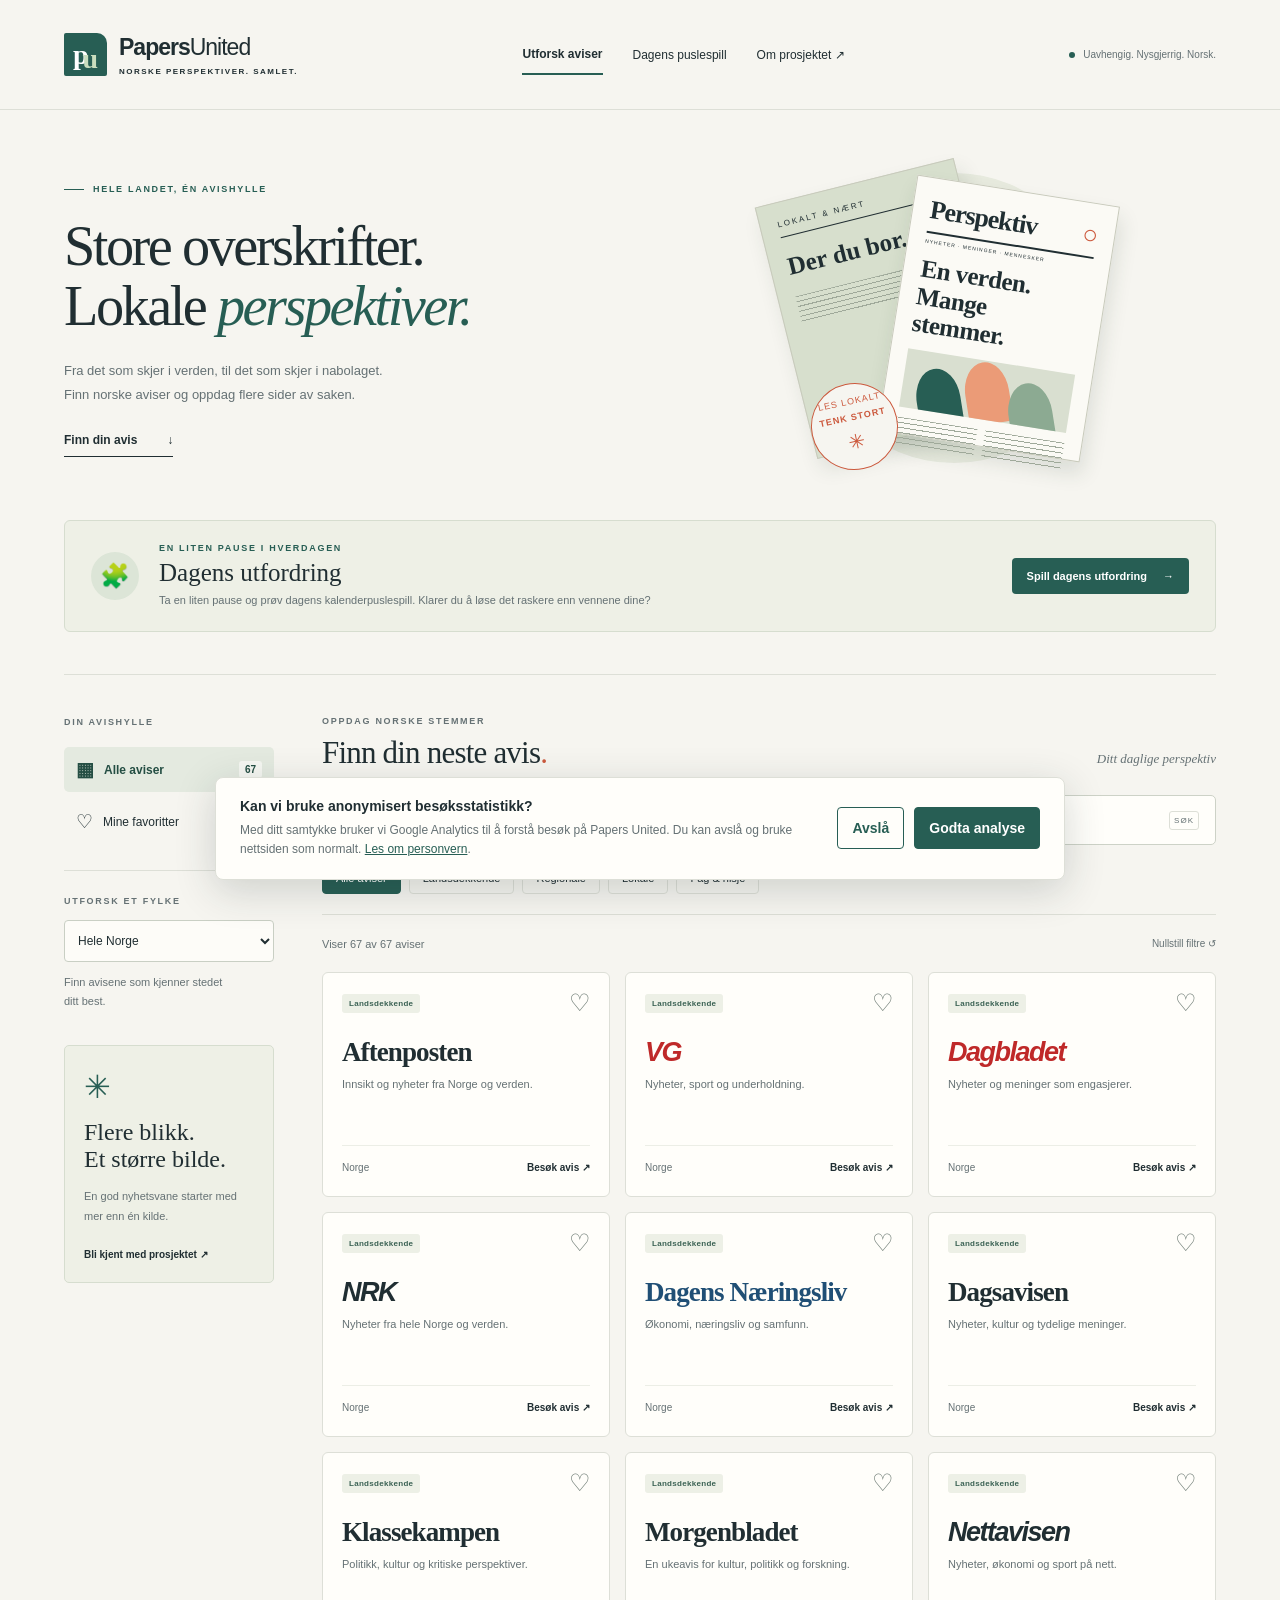
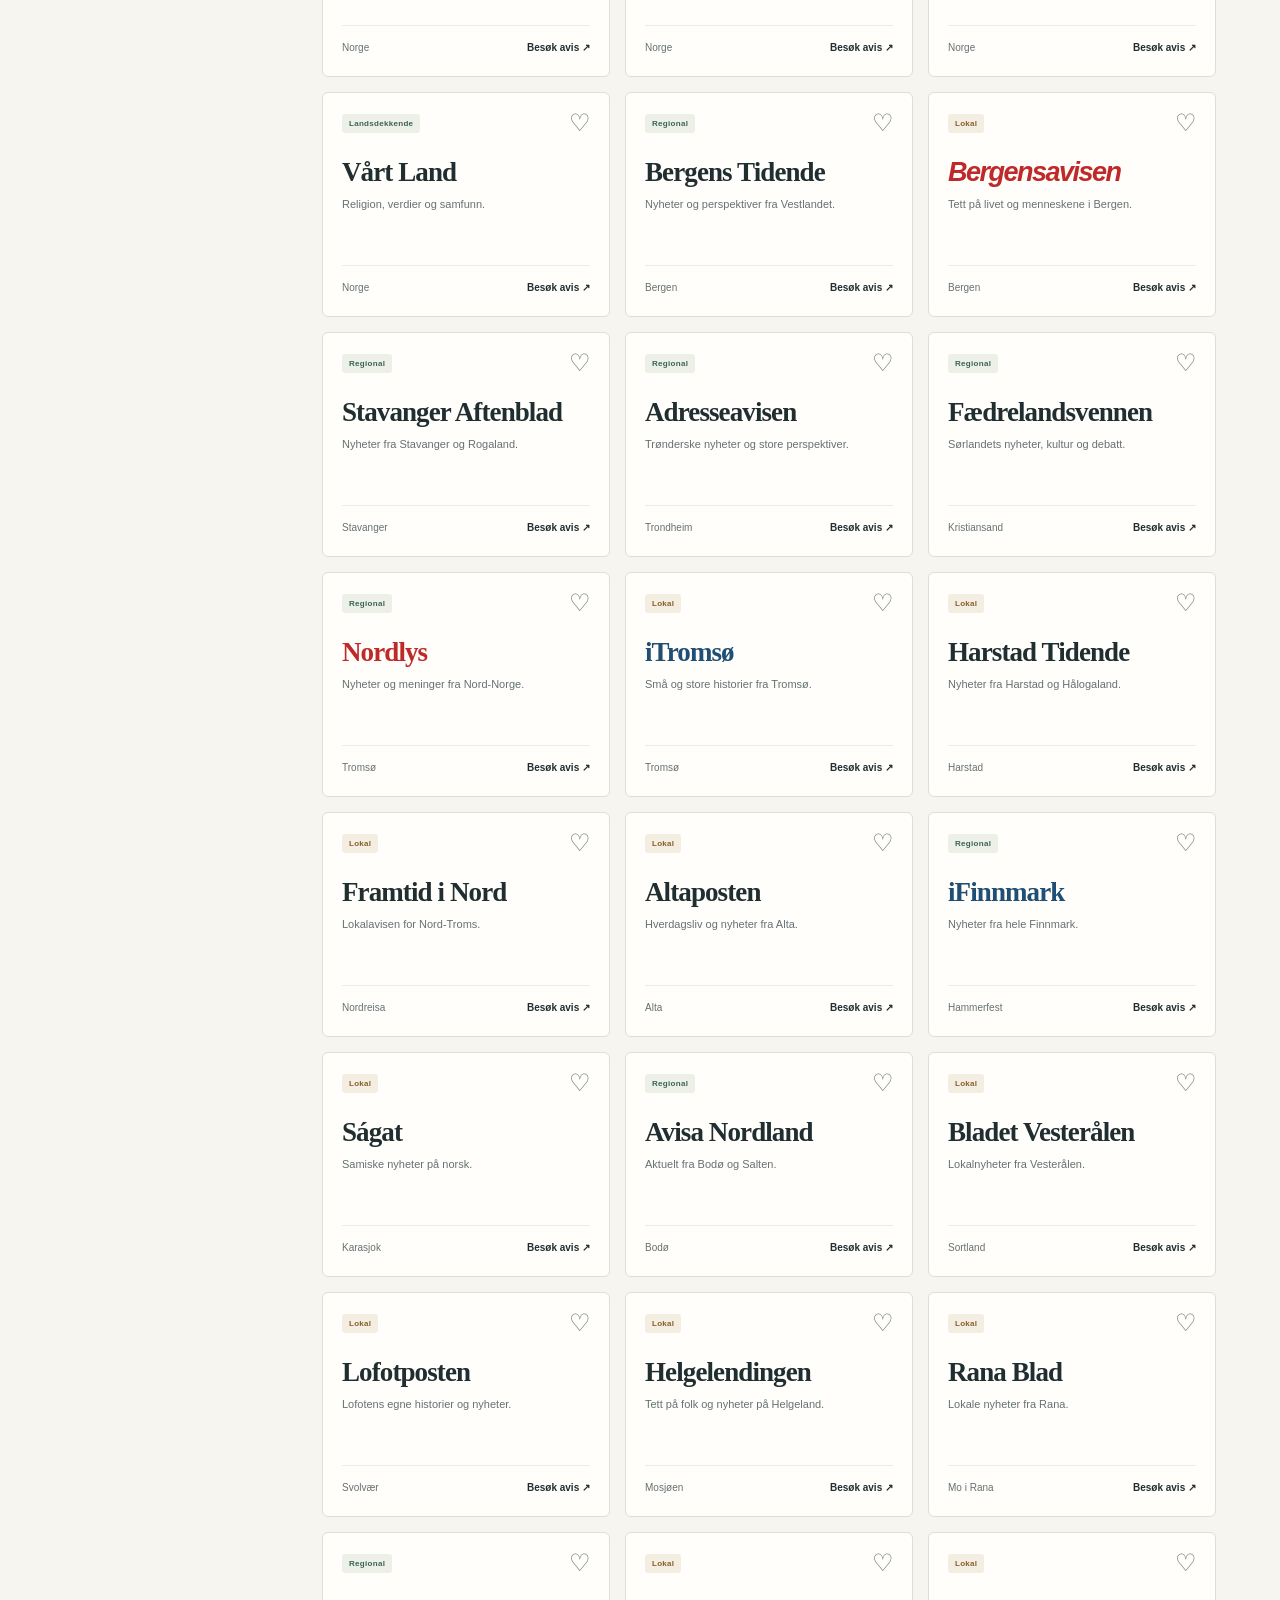
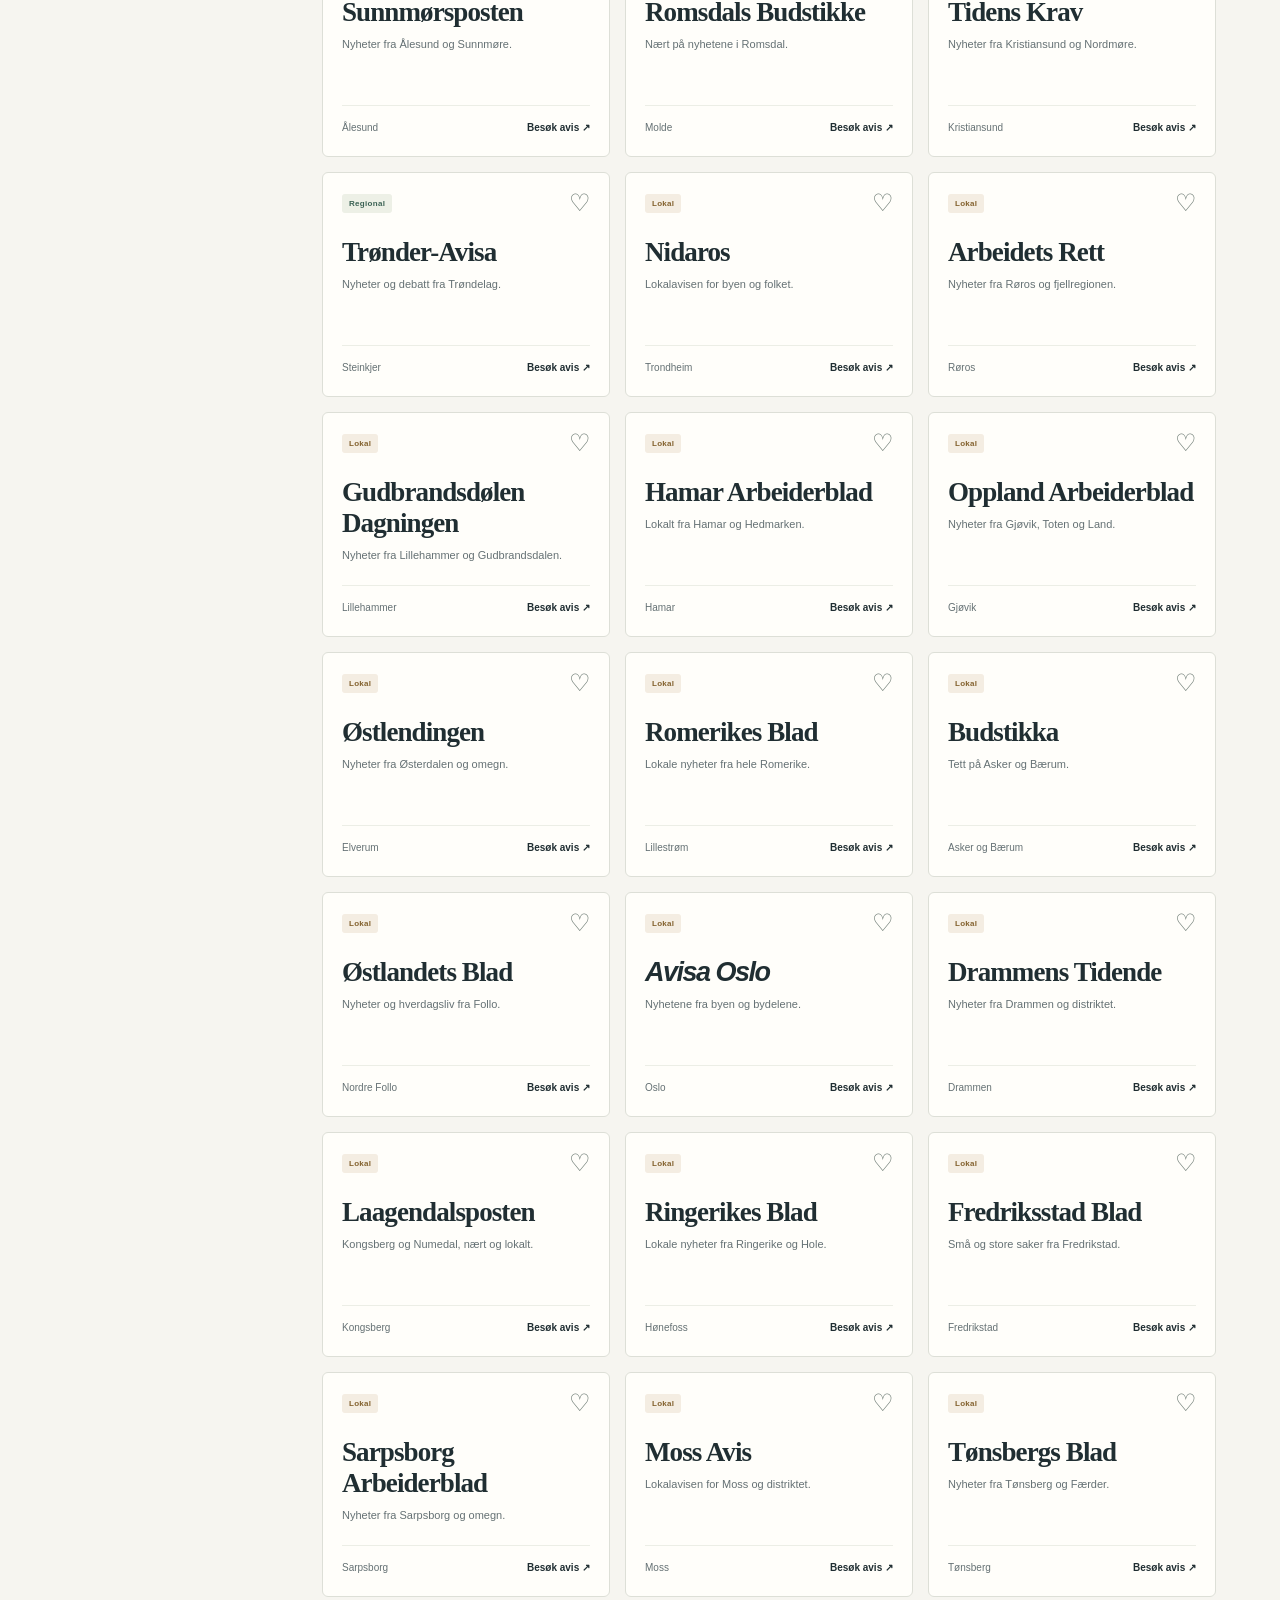
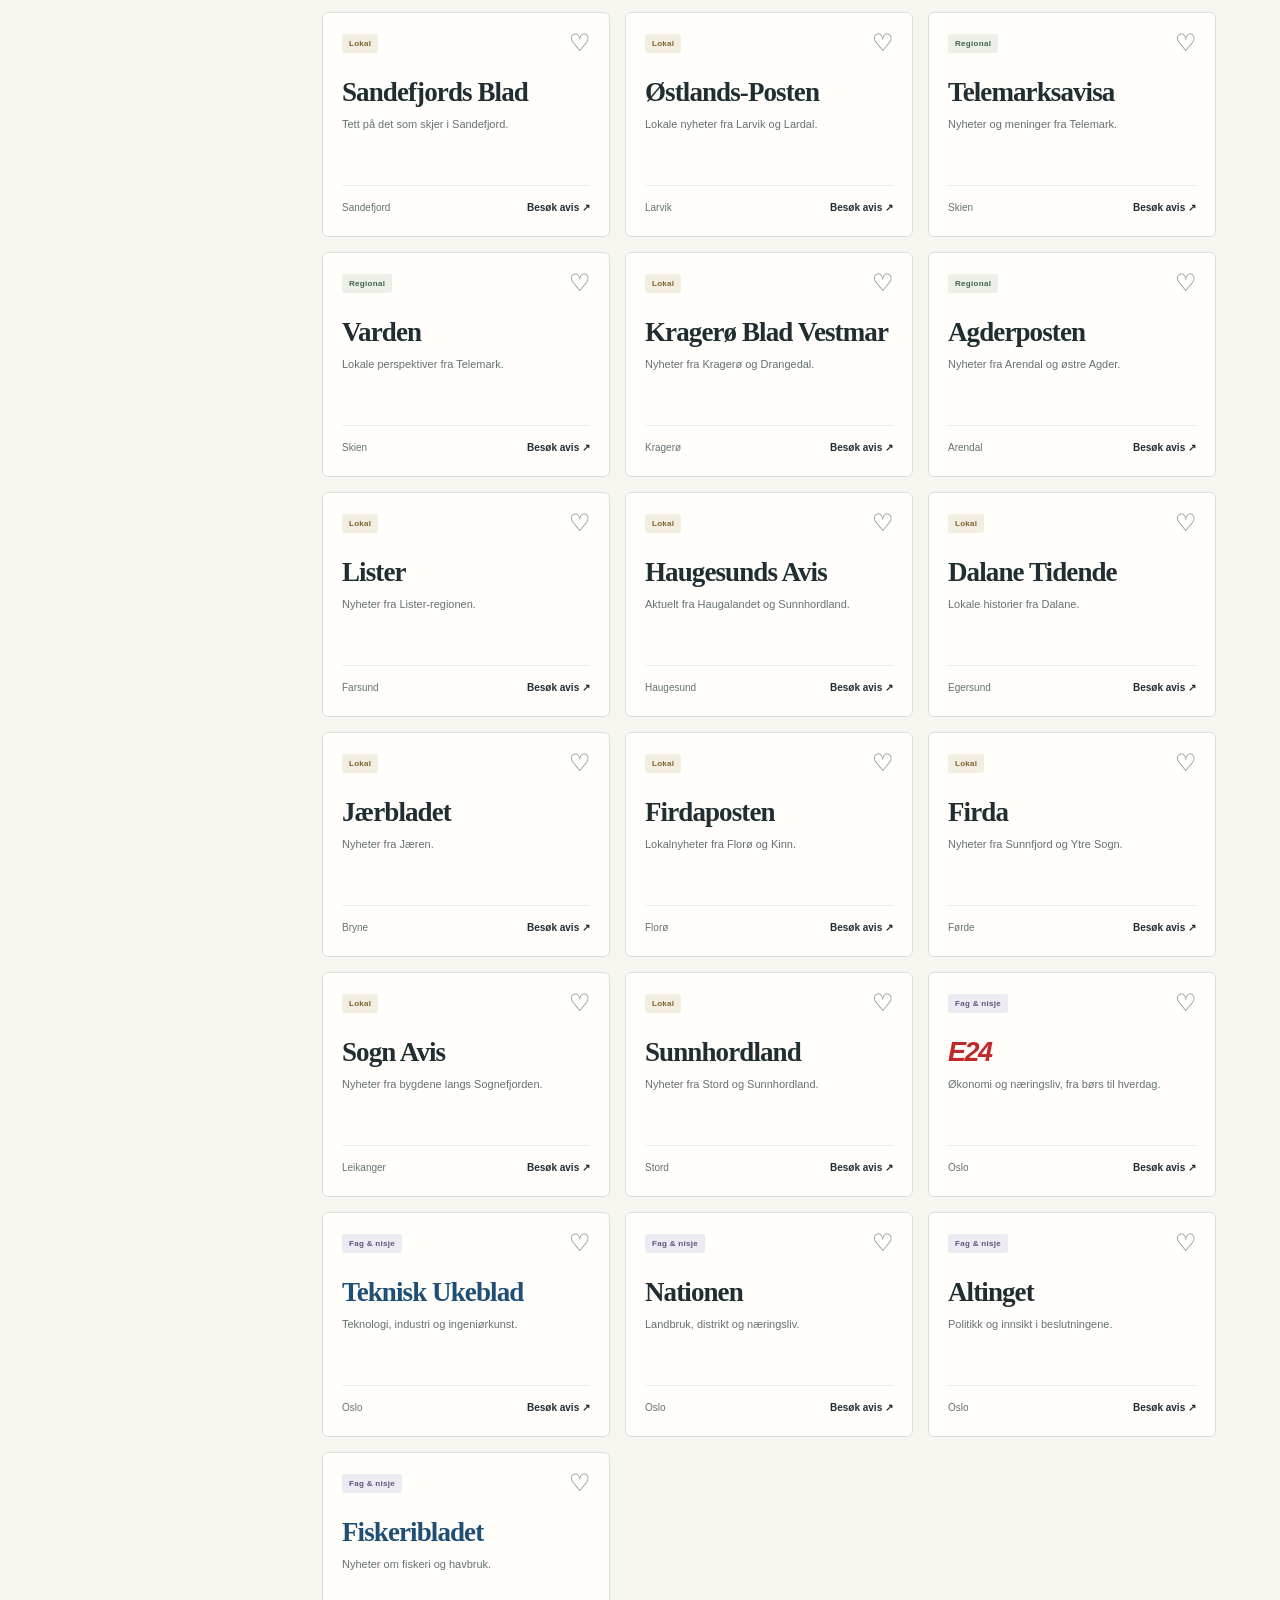
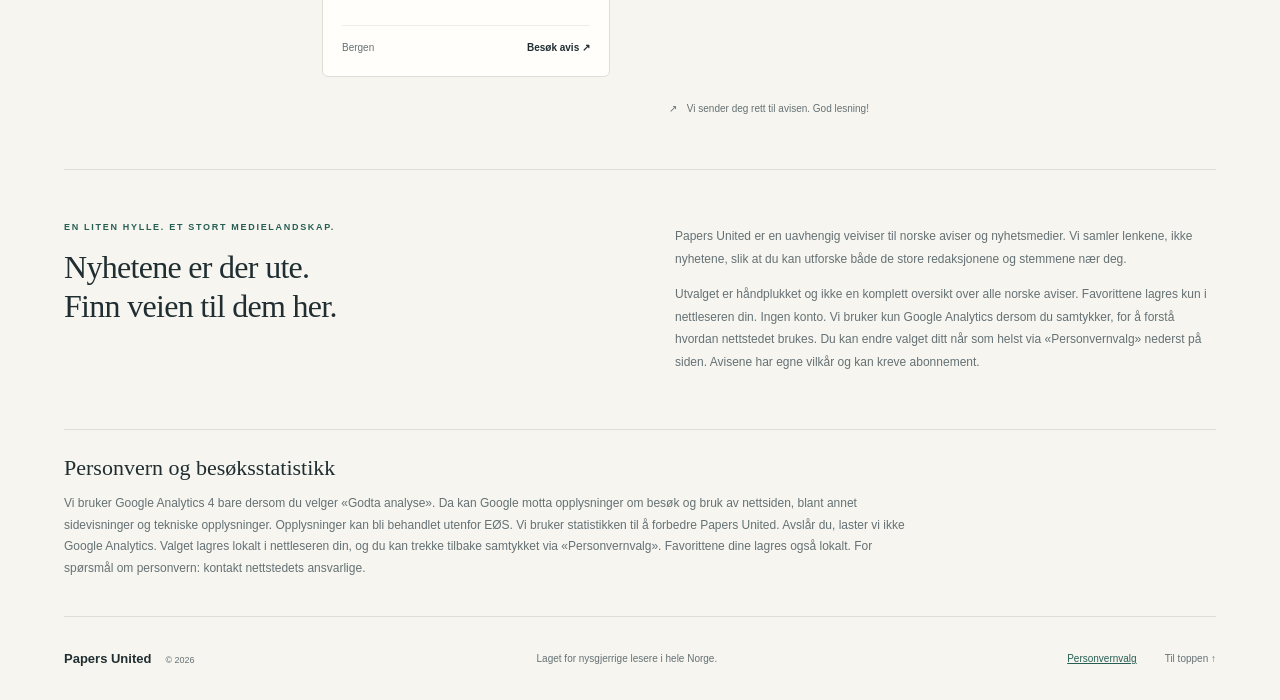
<file: index.html>
<!doctype html>
<html lang="nb">
  <head>
    <meta charset="utf-8">
    <meta name="viewport" content="width=device-width, initial-scale=1">
    <meta name="description" content="Finn din neste leseopplevelse. Utforsk norske aviser fra hele landet, og samle favorittene dine på ett sted.">
    <meta name="referrer" content="no-referrer">
    <meta http-equiv="Content-Security-Policy" content="default-src 'none'; script-src 'self' https://www.googletagmanager.com; style-src 'self'; connect-src https://www.google-analytics.com https://*.google-analytics.com https://*.analytics.google.com; img-src 'self' https://www.google-analytics.com https://*.google-analytics.com; base-uri 'none'; form-action 'none'; object-src 'none'">
    <meta name="theme-color" content="#f6f5f0">
    <link rel="stylesheet" href="style.css">
    <script src="app.js" defer></script>
    <script src="analytics-consent.js" defer></script>
    <title>Papers United — Hele Norges avishylle</title>
  </head>
  <body>
    <a class="skip-link" href="#main">Hopp til innhold</a>
    <header class="site-header">
      <a class="brand" href="./" aria-label="Papers United, hjem">
        <span class="brand-mark" aria-hidden="true">p<span>u</span></span>
        <span>Papers<span class="brand-light">United</span><small>NORSKE PERSPEKTIVER. SAMLET.</small></span>
      </a>
      <nav aria-label="Hovedmeny">
        <a class="nav-active" href="#aviser">Utforsk aviser</a>
        <a href="puzzle-a-day/">Dagens puslespill</a>
        <a href="#om">Om prosjektet <span aria-hidden="true">↗</span></a>
      </nav>
      <span class="header-note"><span class="status-dot"></span> Uavhengig. Nysgjerrig. Norsk.</span>
    </header>

    <main id="main">
      <section class="hero" aria-labelledby="hero-heading">
        <div class="hero-copy">
          <p class="eyebrow"><span></span> HELE LANDET, ÉN AVISHYLLE</p>
          <h1 id="hero-heading">Store overskrifter.<br>Lokale <em>perspektiver.</em></h1>
          <p class="hero-description">Fra det som skjer i verden, til det som skjer i nabolaget.<br class="desktop-break"> Finn norske aviser og oppdag flere sider av saken.</p>
          <a class="hero-link" href="#aviser">Finn din avis <span aria-hidden="true">↓</span></a>
        </div>
        <div class="hero-art" aria-hidden="true">
          <div class="art-orbit"></div>
          <div class="paper paper-back"><span>LOKALT & NÆRT</span><strong>Der du bor.</strong><div class="paper-lines"></div></div>
          <div class="paper paper-front">
            <div class="paper-masthead">Perspektiv<span>○</span></div>
            <div class="paper-edition">NYHETER · MENINGER · MENNESKER</div>
            <strong>En verden.<br>Mange stemmer.</strong>
            <div class="paper-graphic"><span></span><span></span><span></span></div>
            <div class="paper-columns"><div class="paper-lines"></div><div class="paper-lines"></div></div>
          </div>
          <span class="art-stamp">LES LOKALT<br><b>TENK STORT</b><span>✳</span></span>
        </div>
      </section>

      <section class="challenge-promo" aria-labelledby="challenge-heading">
        <div class="challenge-icon" aria-hidden="true">🧩</div>
        <div><p class="eyebrow">EN LITEN PAUSE I HVERDAGEN</p><h2 id="challenge-heading">Dagens utfordring</h2><p>Ta en liten pause og prøv dagens kalenderpuslespill. Klarer du å løse det raskere enn vennene dine?</p></div>
        <a href="puzzle-a-day/">Spill dagens utfordring <span aria-hidden="true">→</span></a>
      </section>

      <div class="directory" id="aviser">
        <aside class="sidebar" aria-label="Filtrer aviser">
          <p class="eyebrow sidebar-heading">DIN AVISHYLLE</p>
          <div class="collection-buttons">
            <button class="collection-button active" id="all-papers" type="button" aria-pressed="true"><span aria-hidden="true">▦</span> Alle aviser <span class="count" id="total-count">0</span></button>
            <button class="collection-button" id="favorites" type="button" aria-pressed="false"><span aria-hidden="true">♡</span> Mine favoritter <span class="count" id="favorite-count">0</span></button>
          </div>
          <div class="county-filter">
            <label class="eyebrow" for="county">UTFORSK ET FYLKE</label>
            <select id="county"><option value="">Hele Norge</option></select>
            <p>Finn avisene som kjenner stedet ditt best.</p>
          </div>
          <div class="sidebar-note"><span aria-hidden="true">✳</span><h2>Flere blikk.<br>Et større bilde.</h2><p>En god nyhetsvane starter med mer enn én kilde.</p><a href="#om">Bli kjent med prosjektet <span aria-hidden="true">↗</span></a></div>
        </aside>

        <section class="results" aria-labelledby="directory-heading">
          <div class="directory-heading"><div><p class="eyebrow">OPPDAG NORSKE STEMMER</p><h2 id="directory-heading">Finn din neste avis<span>.</span></h2></div><span class="directory-label">Ditt daglige perspektiv</span></div>
          <div class="search-box"><span aria-hidden="true">⌕</span><label class="sr-only" for="search">Søk etter avis, sted eller fylke</label><input id="search" type="search" placeholder="Søk etter avis, sted eller fylke …" autocomplete="off"><kbd aria-hidden="true">SØK</kbd></div>
          <div class="category-filters" role="group" aria-label="Velg avistype">
            <button type="button" class="category active" data-category="all" aria-pressed="true">Alle aviser</button>
            <button type="button" class="category" data-category="national" aria-pressed="false">Landsdekkende</button>
            <button type="button" class="category" data-category="regional" aria-pressed="false">Regionale</button>
            <button type="button" class="category" data-category="local" aria-pressed="false">Lokale</button>
            <button type="button" class="category" data-category="specialist" aria-pressed="false">Fag & nisje</button>
          </div>
          <div class="results-bar"><p id="results-count" role="status" aria-live="polite"></p><button type="button" id="reset">Nullstill filtre <span aria-hidden="true">↺</span></button></div>
          <p class="sr-only" id="link-note">Avislenker åpnes i en ny fane. Enkelte artikler kan kreve abonnement.</p>
          <div class="newspaper-grid" id="newspapers" aria-describedby="link-note"></div>
          <div class="empty-state" id="empty-state" hidden><span aria-hidden="true">⌕</span><h3>Ingen aviser her ennå</h3><p id="empty-message"></p><button class="empty-reset" type="button" id="empty-reset">Vis alle aviser</button></div>
          <p class="storage-note" id="storage-note" role="status" hidden>Nettleseren kan ikke lagre favoritter. De beholdes så lenge denne siden er åpen.</p>
          <noscript><p class="noscript">Slå på JavaScript for å søke og filtrere avishyllen. Du kan også besøke <a href="https://www.nrk.no" target="_blank" rel="noopener noreferrer">NRK</a>, <a href="https://www.vg.no" target="_blank" rel="noopener noreferrer">VG</a> eller <a href="https://www.aftenposten.no" target="_blank" rel="noopener noreferrer">Aftenposten</a> direkte.</p></noscript>
          <p class="directory-footnote"><span aria-hidden="true">↗</span> Vi sender deg rett til avisen. God lesning!</p>
        </section>
      </div>
      <section class="about" id="om"><div><p class="eyebrow">EN LITEN HYLLE. ET STORT MEDIELANDSKAP.</p><h2>Nyhetene er der ute.<br>Finn veien til dem her.</h2></div><div><p>Papers United er en uavhengig veiviser til norske aviser og nyhetsmedier. Vi samler lenkene, ikke nyhetene, slik at du kan utforske både de store redaksjonene og stemmene nær deg.</p><p>Utvalget er håndplukket og ikke en komplett oversikt over alle norske aviser. Favorittene lagres kun i nettleseren din. Ingen konto. Vi bruker kun Google Analytics dersom du samtykker, for å forstå hvordan nettstedet brukes. Du kan endre valget ditt når som helst via «Personvernvalg» nederst på siden. Avisene har egne vilkår og kan kreve abonnement.</p></div></section>
    </main>
    <section class="privacy-information" id="personvern" aria-labelledby="privacy-title"><h2 id="privacy-title">Personvern og besøksstatistikk</h2><p>Vi bruker Google Analytics 4 bare dersom du velger «Godta analyse». Da kan Google motta opplysninger om besøk og bruk av nettsiden, blant annet sidevisninger og tekniske opplysninger. Opplysninger kan bli behandlet utenfor EØS. Vi bruker statistikken til å forbedre Papers United. Avslår du, laster vi ikke Google Analytics. Valget lagres lokalt i nettleseren din, og du kan trekke tilbake samtykket via «Personvernvalg». Favorittene dine lagres også lokalt. For spørsmål om personvern: kontakt nettstedets ansvarlige.</p></section>
    <div class="consent-banner" id="consent-banner" role="region" aria-label="Valg for besøksstatistikk" hidden><div><strong>Kan vi bruke anonymisert besøksstatistikk?</strong><p>Med ditt samtykke bruker vi Google Analytics til å forstå besøk på Papers United. Du kan avslå og bruke nettsiden som normalt. <a href="#personvern">Les om personvern</a>.</p></div><div class="consent-actions"><button id="consent-decline" type="button">Avslå</button><button id="consent-accept" type="button">Godta analyse</button></div></div>
    <footer><a class="footer-brand" href="./">Papers United<span>© 2026</span></a><p>Laget for nysgjerrige lesere i hele Norge.</p><div class="footer-actions"><button type="button" id="privacy-settings">Personvernvalg</button><a href="#main">Til toppen ↑</a></div></footer>
  </body>
</html>
</file>
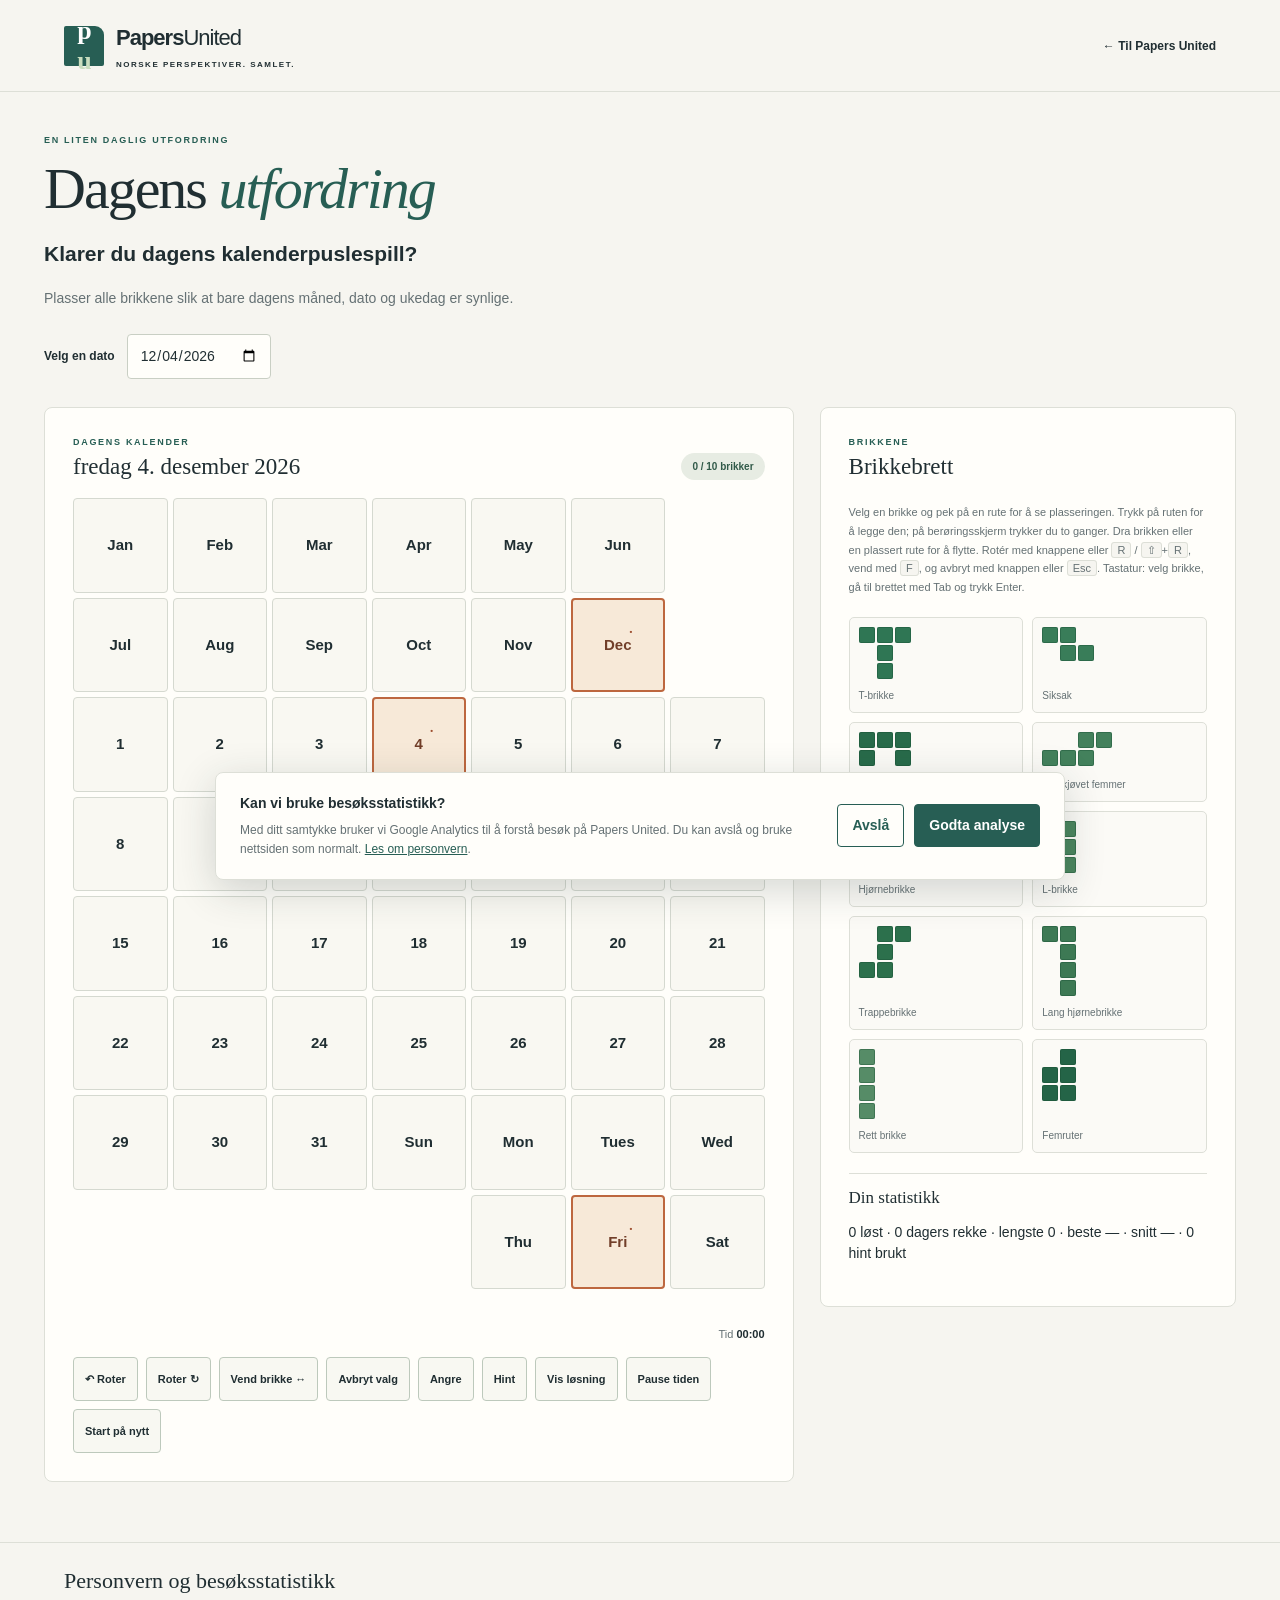
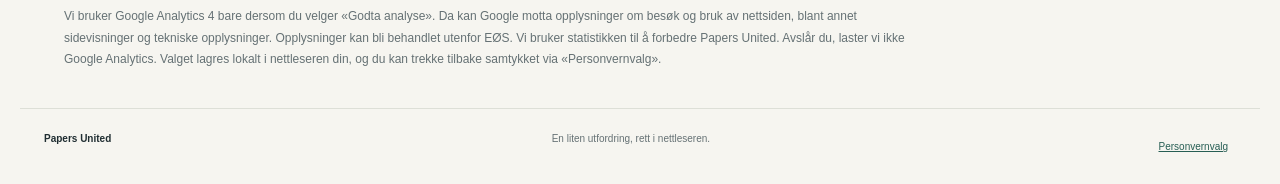
<file: puzzle-a-day/index.html>
<!doctype html>
<html lang="nb">
  <head>
    <meta charset="utf-8">
    <meta name="viewport" content="width=device-width, initial-scale=1">
    <meta name="description" content="Klarer du dagens kalenderpuslespill? Plasser brikkene rundt dagens måned, dato og ukedag i Dagens utfordring fra Papers United.">
    <meta name="theme-color" content="#f6f5f0">
    <meta name="referrer" content="strict-origin-when-cross-origin">
    <meta http-equiv="Content-Security-Policy" content="default-src 'none'; script-src 'self' https://www.googletagmanager.com; style-src 'self'; connect-src 'self' https://www.google-analytics.com https://*.google-analytics.com https://*.analytics.google.com; img-src 'self' https://www.google-analytics.com https://*.google-analytics.com; base-uri 'none'; form-action 'none'; object-src 'none'">
    <link rel="canonical" href="https://papersunited.com/puzzle-a-day/">
    <meta property="og:type" content="website">
    <meta property="og:url" content="https://papersunited.com/puzzle-a-day/">
    <meta property="og:title" content="Dagens utfordring – Papers United">
    <meta property="og:description" content="Klarer du dagens kalenderpuslespill? Plasser brikkene rundt dagens måned, dato og ukedag.">
    <meta name="twitter:card" content="summary">
    <meta name="twitter:title" content="Dagens utfordring – Papers United">
    <meta name="twitter:description" content="Klarer du dagens kalenderpuslespill? Prøv dagens utfordring.">
    <link rel="stylesheet" href="puzzle.css?v=svg-ghost-1">
    <script type="module" src="app.js?v=svg-ghost-1"></script>
    <script src="../analytics-consent.js" defer></script>
    <title>Dagens utfordring – Papers United</title>
  </head>
  <body>
    <a class="skip-link" href="#game">Hopp til puslespillet</a>
    <header class="site-header">
      <a class="brand" href="../" aria-label="Papers United hjem"><span class="brand-mark" aria-hidden="true">p<span>u</span></span><span>Papers<span class="brand-light">United</span><small>NORSKE PERSPEKTIVER. SAMLET.</small></span></a>
      <nav aria-label="Hovedmeny"><a href="../">← Til Papers United</a></nav>
    </header>
    <main id="game">
      <section class="intro">
        <p class="eyebrow">EN LITEN DAGLIG UTFORDRING</p>
        <h1>Dagens <em>utfordring</em></h1>
        <h2>Klarer du dagens kalenderpuslespill?</h2>
        <p>Plasser alle brikkene slik at bare dagens måned, dato og ukedag er synlige.</p>
        <p class="date-picker"><label for="challenge-date">Velg en dato</label><input id="challenge-date" type="date"></p>
      </section>

      <section class="game-layout" aria-label="Kalenderpuslespill">
        <div class="board-panel">
          <div class="section-heading"><div><p class="eyebrow">DAGENS KALENDER</p><h2 id="challenge-label"></h2></div><span class="pill" id="progress">0 / 10 brikker</span></div>
          <div class="board-wrap"><div id="board" class="board" role="group" aria-label="Kalenderbrett"></div><svg id="placement-preview" class="placement-preview" aria-hidden="true" width="100%" height="100%" xmlns="http://www.w3.org/2000/svg"></svg></div>
          <p id="preview-status" class="preview-status" role="status" aria-live="polite"></p>
          <div class="status-row"><p id="message" role="status" aria-live="polite"></p><p>Tid <strong id="timer">00:00</strong></p></div>
          <section class="victory" id="victory" aria-live="polite" hidden>
            <h2 id="victory-title"></h2>
            <p id="victory-details"></p>
            <button type="button" id="share">Del resultatet</button>
          </section>
          <div class="controls" aria-label="Spillkontroller">
            <button type="button" id="rotate-ccw" aria-label="Roter valgt brikke mot klokken">↶ Roter</button>
            <button type="button" id="rotate-cw" aria-label="Roter valgt brikke med klokken">Roter ↻</button>
            <button type="button" id="flip" aria-label="Vend valgt brikke">Vend brikke ↔</button>
            <button type="button" id="cancel-placement">Avbryt valg</button>
            <button type="button" id="undo">Angre</button>
            <button type="button" id="hint">Hint</button>
            <button type="button" id="solution">Vis løsning</button>
            <button type="button" id="pause">Pause tiden</button>
            <button type="button" id="reset">Start på nytt</button>
          </div>
        </div>

        <aside class="tray-panel">
          <div class="section-heading"><div><p class="eyebrow">BRIKKENE</p><h2>Brikkebrett</h2></div></div>
          <p class="instructions">Velg en brikke og pek på en rute for å se plasseringen. Trykk på ruten for å legge den; på berøringsskjerm trykker du to ganger. Dra brikken eller en plassert rute for å flytte. Rotér med knappene eller <kbd>R</kbd> / <kbd>⇧</kbd>+<kbd>R</kbd>, vend med <kbd>F</kbd>, og avbryt med knappen eller <kbd>Esc</kbd>. Tastatur: velg brikke, gå til brettet med Tab og trykk Enter.</p>
          <div id="tray" class="tray" aria-label="Brikker som ikke er plassert"></div>
          <section class="stats-panel" aria-labelledby="stats-title">
            <h3 id="stats-title">Din statistikk</h3>
            <p id="stats"></p>
          </section>
        </aside>
      </section>
    </main>
    <section class="privacy-information" id="personvern" aria-labelledby="privacy-title">
      <h2 id="privacy-title">Personvern og besøksstatistikk</h2>
      <p>
        Vi bruker Google Analytics 4 bare dersom du velger
        «Godta analyse». Da kan Google motta opplysninger om
        besøk og bruk av nettsiden, blant annet sidevisninger
        og tekniske opplysninger. Opplysninger kan bli
        behandlet utenfor EØS. Vi bruker statistikken til
        å forbedre Papers United. Avslår du, laster vi ikke
        Google Analytics. Valget lagres lokalt i nettleseren
        din, og du kan trekke tilbake samtykket via
        «Personvernvalg».
      </p>
    </section>

    <div class="consent-banner" id="consent-banner"
         role="region" aria-label="Valg for besøksstatistikk" hidden>
      <div>
        <strong>Kan vi bruke besøksstatistikk?</strong>
        <p>
          Med ditt samtykke bruker vi Google Analytics
          til å forstå besøk på Papers United.
          Du kan avslå og bruke nettsiden som normalt.
          <a href="#personvern">Les om personvern</a>.
        </p>
      </div>
      <div class="consent-actions">
        <button id="consent-decline" type="button">Avslå</button>
        <button id="consent-accept" type="button">Godta analyse</button>
      </div>
    </div>

    <footer>
      <a href="../">Papers United</a>
      <span>En liten utfordring, rett i nettleseren.</span>
      <button type="button" id="privacy-settings">
        Personvernvalg
      </button>
    </footer>
  </body>
</html>
</file>
<file: style.css>
:root {
  color-scheme: light;
  --ink: #202e32;
  --muted: #657174;
  --paper: #f6f5f0;
  --teal: #275e54;
  --line: #dddfd7;
  --accent: #cc593d;
}

* { box-sizing: border-box; }
html { scroll-behavior: smooth; scroll-padding-top: 24px; }
body { margin: 0; background: var(--paper); color: var(--ink); font-family: "Helvetica Neue", Arial, sans-serif; font-size: 14px; -webkit-font-smoothing: antialiased; }
a { color: inherit; text-decoration: none; }
button, input, select { font: inherit; }
button, select { cursor: pointer; }
button { color: inherit; }
button, a, input, select { -webkit-tap-highlight-color: transparent; }
:focus-visible { outline: 3px solid var(--accent); outline-offset: 5px; }
[hidden] { display: none !important; }
.sr-only { position: absolute; width: 1px; height: 1px; padding: 0; margin: -1px; overflow: hidden; clip-path: inset(50%); white-space: nowrap; border: 0; }
.skip-link { position: absolute; top: -80px; left: 16px; z-index: 10; padding: 12px; background: white; }
.skip-link:focus { top: 16px; }
.site-header { max-width: 1440px; margin: auto; min-height: 110px; padding: 24px 5%; display: flex; align-items: center; justify-content: space-between; gap: 30px; border-bottom: 1px solid var(--line); }
.brand { display: flex; align-items: center; gap: 12px; font-size: 23px; font-weight: 750; letter-spacing: -1px; }
.brand-light { font-weight: 400; }
.brand small { display: block; font-size: 8px; letter-spacing: 1.5px; font-weight: 600; margin-top: 6px; }
.brand-mark { display: flex; align-items: center; justify-content: center; width: 43px; height: 43px; background: var(--teal); color: #fff; font: bold 28px Georgia, serif; letter-spacing: -6px; padding-right: 6px; border-radius: 2px 10px 2px 2px; }
.brand-mark span { transform: translateY(4px); color: #c9ddbe; }
nav { display: flex; align-items: center; gap: 30px; font-size: 12px; }
nav a { padding: 12px 0; }
nav a:hover, footer a:hover { color: var(--teal); text-decoration: underline; }
.nav-active { font-weight: 700; border-bottom: 2px solid var(--teal); }
.header-note { color: var(--muted); font-size: 10px; display: flex; align-items: center; gap: 8px; }
.status-dot { background: var(--teal); border-radius: 50%; width: 6px; height: 6px; }
main, footer { max-width: 1296px; margin: auto; }
.hero { display: grid; grid-template-columns: 1.2fr 1fr; align-items: center; min-height: 410px; padding: 50px 0 48px; overflow: hidden; }
.eyebrow { font-size: 9px; font-weight: 700; letter-spacing: 1.7px; }
.hero .eyebrow { display: flex; align-items: center; gap: 9px; margin-bottom: 22px; color: var(--teal); }
.hero .eyebrow > span { width: 20px; height: 1px; background: var(--teal); }
h1 { font: 500 clamp(38px, 4.4vw, 62px)/1.07 Georgia, "Times New Roman", serif; letter-spacing: -2.5px; margin: 0 0 22px; }
h1 em { color: var(--teal); font-weight: 400; }
.hero-description { color: var(--muted); line-height: 1.85; font-size: 13px; }
.hero-link { display: inline-flex; align-items: center; gap: 30px; margin-top: 13px; font-size: 12px; font-weight: 700; border-bottom: 1px solid var(--ink); padding-bottom: 9px; }
.hero-link:hover { color: var(--teal); }
.challenge-promo { display: grid; grid-template-columns: auto 1fr auto; align-items: center; gap: 20px; margin: 0 0 42px; padding: 22px 26px; border: 1px solid #d6ddcf; border-radius: 6px; background: #eef0e6; }
.challenge-icon { width: 48px; height: 48px; display: grid; place-items: center; border-radius: 50%; background: #dce5d7; font-size: 24px; }
.challenge-promo .eyebrow { color: var(--teal); margin: 0 0 6px; }
.challenge-promo h2 { font: 500 25px Georgia, serif; margin: 0 0 4px; }
.challenge-promo p:not(.eyebrow) { color: var(--muted); font-size: 11px; line-height: 1.65; margin: 0; }
.challenge-promo > a { display: inline-flex; gap: 16px; align-items: center; padding: 12px 15px; border-radius: 4px; background: var(--teal); color: white; font-size: 11px; font-weight: 700; white-space: nowrap; }
.challenge-promo > a:hover { background: #1d4b42; }
.hero-art { position: relative; height: 310px; width: 390px; justify-self: center; }
.art-orbit { position: absolute; width: 290px; height: 290px; border-radius: 50%; background: #e7eade; top: 12px; left: 50px; }
.paper { position: absolute; width: 205px; height: 259px; background: #fbfaf5; border: 1px solid #c8cabc; padding: 17px; box-shadow: 4px 12px 20px #263c3020; }
.paper-back { top: 18px; left: 24px; transform: rotate(-14deg); background: #d7dfcd; }
.paper-back > span { font-size: 8px; letter-spacing: 2px; border-bottom: 1px solid; padding-bottom: 8px; display: block; }
.paper-back > strong { display: block; font: bold 25px Georgia, serif; margin: 16px 0; }
.paper-front { top: 28px; left: 137px; transform: rotate(9deg); }
.paper-masthead { font: bold 26px Georgia, serif; letter-spacing: -1px; display: flex; justify-content: space-between; border-bottom: 2px solid var(--ink); padding-bottom: 6px; }
.paper-masthead span { color: var(--accent); }
.paper-edition { font-size: 5px; letter-spacing: 1px; padding: 5px 0 11px; }
.paper-front > strong { font: bold 25px/1.1 Georgia, serif; letter-spacing: -.5px; }
.paper-graphic { display: flex; height: 59px; margin-top: 12px; background: #d9dfd0; overflow: hidden; align-items: end; gap: 3px; padding: 0 16px; }
.paper-graphic span { width: 48px; height: 62px; border-radius: 50% 50% 0 0; background: var(--teal); transform: translateY(18px) rotate(-18deg); }
.paper-graphic span:nth-child(2) { background: #eb9b77; transform: translateY(4px) rotate(-18deg); }
.paper-graphic span:nth-child(3) { background: #8caa92; }
.paper-columns { display: flex; gap: 8px; margin-top: 10px; }
.paper-lines { height: 29px; width: 100%; background: repeating-linear-gradient(to bottom, #9fa99a 0, #9fa99a 1px, transparent 1px, transparent 5px); }
.art-stamp { position: absolute; bottom: 1px; left: 52px; width: 87px; height: 87px; display: flex; flex-direction: column; justify-content: center; align-items: center; border: 1px solid var(--accent); color: var(--accent); border-radius: 50%; background: var(--paper); transform: rotate(-12deg); font-size: 9px; letter-spacing: 1px; line-height: 1.7; }
.art-stamp > span { font-size: 20px; }
.directory { display: grid; grid-template-columns: 210px minmax(0, 1fr); gap: 48px; border-top: 1px solid var(--line); padding: 38px 0 55px; }
.sidebar-heading { color: var(--muted); margin: 4px 0 20px; }
.collection-buttons { display: grid; gap: 7px; }
.collection-button { display: flex; align-items: center; gap: 10px; padding: 13px 12px; width: 100%; background: none; border: 0; border-radius: 5px; text-align: left; font-size: 12px; }
.collection-button > span:first-child { font-size: 19px; line-height: 1; }
.collection-button.active { background: #e4eae0; color: #244e43; font-weight: 700; }
.collection-button:hover { background: #e9ece4; }
.count { margin-left: auto; background: #f6f7f2; font-size: 10px; padding: 3px 6px; border-radius: 3px; }
.county-filter { border-top: 1px solid var(--line); margin-top: 26px; padding-top: 25px; }
.county-filter label { display: block; color: var(--muted); margin-bottom: 14px; }
select { background: #fdfcf8; border: 1px solid #c9cfc4; border-radius: 4px; padding: 12px 9px; width: 100%; color: var(--ink); font-size: 12px; }
.county-filter p { font-size: 11px; line-height: 1.7; color: var(--muted); max-width: 160px; }
.sidebar-note { padding: 22px 19px; margin-top: 34px; border: 1px solid #d6ddcf; border-radius: 5px; background: #eef0e6; }
.sidebar-note > span { color: var(--teal); font-size: 32px; }
.sidebar-note h2 { font: 500 24px/1.15 Georgia, serif; margin: 13px 0; }
.sidebar-note p { font-size: 11px; line-height: 1.8; color: var(--muted); }
.sidebar-note a { display: block; font-size: 10px; font-weight: 700; margin-top: 23px; }
.directory-heading { display: flex; align-items: end; justify-content: space-between; gap: 15px; margin-bottom: 24px; }
.directory-heading .eyebrow { color: var(--muted); margin: 3px 0 9px; }
.directory-heading h2 { font: 500 31px Georgia, serif; letter-spacing: -.8px; margin: 0; }
.directory-heading h2 span { color: var(--accent); }
.directory-label { font: italic 13px Georgia, serif; color: var(--muted); padding-bottom: 4px; }
.search-box { display: flex; align-items: center; padding: 0 16px; background: #fffefa; border: 1px solid #cdd2c7; border-radius: 5px; gap: 11px; }
.search-box:focus-within { outline: 2px solid var(--teal); outline-offset: 2px; }
.search-box > span { font-size: 28px; color: var(--muted); }
.search-box input { width: 100%; min-width: 0; background: transparent; color: var(--ink); border: 0; outline: none; padding: 17px 0; font-size: 12px; }
.search-box input::placeholder { color: #717b78; }
.search-box kbd { font: 8px Arial, sans-serif; color: var(--muted); border: 1px solid var(--line); border-radius: 3px; padding: 4px; letter-spacing: 1px; }
.category-filters { display: flex; gap: 8px; flex-wrap: wrap; padding: 17px 0 20px; border-bottom: 1px solid var(--line); }
.category { border: 1px solid var(--line); border-radius: 4px; padding: 9px 13px; font-size: 11px; background: transparent; }
.category.active { background: var(--teal); color: white; border-color: var(--teal); }
.category:not(.active):hover { border-color: var(--teal); background: #e9eee4; }
.results-bar { display: flex; align-items: center; justify-content: space-between; min-height: 57px; gap: 10px; font-size: 11px; color: var(--muted); }
.results-bar strong { color: var(--ink); }
#reset { background: none; border: 0; padding: 9px 0 9px 9px; font-size: 10px; color: var(--muted); }
#reset:hover { color: var(--teal); text-decoration: underline; }
.newspaper-grid { display: grid; grid-template-columns: repeat(3, minmax(0, 1fr)); gap: 15px; }
.newspaper-card { position: relative; display: flex; flex-direction: column; padding: 19px; background: #fffefa; border: 1px solid var(--line); border-radius: 6px; transition: border-color .18s, box-shadow .18s; min-height: 225px; }
.newspaper-card:hover { border-color: #9cae9e; box-shadow: 0 5px 16px #263b3010; }
.card-top { display: flex; align-items: center; justify-content: space-between; gap: 6px; }
.badge { font-size: 8px; font-weight: 600; letter-spacing: .3px; border-radius: 3px; background: #edf0e6; color: #3b6254; padding: 5px 7px; }
.badge.local { background: #f4ede2; color: #82602c; }
.badge.specialist { background: #eceaf2; color: #635079; }
.favorite-button { background: none; border: 0; font: 24px/1 Georgia, serif; color: #68766f; min-width: 36px; min-height: 36px; margin: -7px -8px -7px 0; }
.favorite-button[aria-pressed="true"] { color: var(--accent); }
.favorite-button:hover { color: var(--accent); }
.newspaper-card h3 { font: bold 27px/1.15 Georgia, serif; letter-spacing: -.9px; margin: 23px 0 8px; overflow-wrap: anywhere; }
.newspaper-card h3 a::after { content: ""; position: absolute; inset: 49px 0 57px; }
.newspaper-card .wordmark-bold { font-family: Arial, sans-serif; font-weight: 900; font-style: italic; letter-spacing: -1.5px; }
.newspaper-card .wordmark-red { color: #bf2929; }
.newspaper-card .wordmark-blue { color: #204f75; }
.card-description { font-size: 11px; color: var(--muted); line-height: 1.6; margin: 0 0 18px; flex: 1; }
.card-bottom { display: flex; justify-content: space-between; align-items: center; border-top: 1px solid #eceee6; padding-top: 12px; gap: 6px; }
.location { font-size: 10px; color: var(--muted); }
.visit-link { position: relative; font-size: 10px; font-weight: 700; white-space: nowrap; padding: 4px 0; }
.visit-link:hover { color: var(--teal); text-decoration: underline; }
.directory-footnote { font-size: 10px; color: var(--muted); text-align: center; margin: 26px 0 0; }
.directory-footnote span { margin-right: 7px; }
.empty-state { text-align: center; border: 1px dashed #b9c4b7; padding: 50px 20px; border-radius: 6px; }
.empty-state > span { font-size: 40px; color: var(--teal); }
.empty-state h3 { font: 26px Georgia, serif; }
.empty-state p, .storage-note, .noscript { color: var(--muted); line-height: 1.7; }
.empty-reset { padding: 12px 20px; border: 0; background: var(--teal); color: white; border-radius: 4px; }
.about { border-top: 1px solid var(--line); padding: 43px 0; display: grid; grid-template-columns: 1fr 1fr; gap: 70px; }
.about .eyebrow { color: var(--teal); }
.about h2 { font: 500 32px/1.2 Georgia, serif; letter-spacing: -.7px; margin: 16px 0; }
.about p:not(.eyebrow) { font-size: 12px; line-height: 1.9; color: var(--muted); }
footer { display: flex; justify-content: space-between; align-items: center; gap: 20px; padding: 26px 0; border-top: 1px solid var(--line); font-size: 10px; color: var(--muted); }
.footer-brand { color: var(--ink); font-weight: bold; font-size: 13px; }
.footer-brand span { font-size: 9px; color: var(--muted); margin-left: 14px; font-weight: normal; }

@media (min-width: 1440px) {
  main, footer { max-width: 1296px; }
}
@media (max-width: 1439px) {
  main, footer { margin-left: 5%; margin-right: 5%; }
}
@media (max-width: 1050px) {
  .header-note { display: none; }
  .directory { grid-template-columns: 180px minmax(0, 1fr); gap: 28px; }
  .newspaper-grid { grid-template-columns: repeat(2, minmax(0, 1fr)); }
  .directory-label { display: none; }
  .hero-art { transform: scale(.85); transform-origin: center; width: 340px; }
}
@media (max-width: 700px) {
  .site-header { min-height: 85px; padding: 20px 5%; gap: 15px; }
  .brand { font-size: 20px; }
  .brand-mark { width: 35px; height: 38px; }
  .brand small { font-size: 6px; letter-spacing: 1px; }
  nav { gap: 15px; font-size: 10px; }
  nav a:first-child { display: none; }
  .hero { grid-template-columns: 1fr; min-height: auto; padding: 40px 0 32px; }
  h1 { font-size: 44px; letter-spacing: -1.7px; }
  .hero-art { display: none; }
  .challenge-promo { grid-template-columns: auto 1fr; gap: 13px; margin: 0 0 26px; padding: 16px; }
  .challenge-icon { width: 40px; height: 40px; font-size: 20px; }
  .challenge-promo h2 { font-size: 21px; }
  .challenge-promo > a { grid-column: 1 / -1; justify-content: center; }
  .hero-description { font-size: 12px; }
  .desktop-break { display: none; }
  .directory { grid-template-columns: 1fr; gap: 26px; padding-top: 24px; }
  .sidebar { display: grid; grid-template-columns: 1fr; gap: 15px; }
  .sidebar-heading, .sidebar-note, .county-filter p { display: none; }
  .collection-buttons { display: flex; gap: 8px; }
  .collection-button { width: 50%; font-size: 11px; border: 1px solid var(--line); }
  .county-filter { padding: 0; margin: 0; border: 0; display: flex; align-items: center; gap: 15px; }
  .county-filter label { margin: 0; flex: 0 0 auto; font-size: 8px; }
  select { width: 100%; }
  .directory-heading h2 { font-size: 30px; }
  .category-filters { gap: 6px; }
  .category { padding: 9px 10px; font-size: 10px; min-height: 36px; }
  .newspaper-grid { gap: 11px; }
  .newspaper-card { padding: 14px; min-height: 218px; }
  .newspaper-card h3 { font-size: 23px; }
  .card-bottom { align-items: start; flex-direction: column; gap: 8px; }
  .newspaper-card h3 a::after { bottom: 80px; }
  .badge { font-size: 7px; }
  .about { grid-template-columns: 1fr; gap: 10px; padding: 30px 0; }
  footer { flex-wrap: wrap; }
  footer p { order: 3; width: 100%; margin: 0; }
}
@media (max-width: 360px) {
  h1 { font-size: 37px; }
  .newspaper-grid { grid-template-columns: 1fr; }
}
@media (prefers-reduced-motion: reduce) {
  html { scroll-behavior: auto; }
  * { transition: none !important; }
}


/* Privacy notice and consent controls */
.privacy-information { max-width: 1296px; margin: 0 auto; border-top: 1px solid var(--line); padding: 25px 0; }
.privacy-information h2 { font: 500 22px Georgia, serif; margin: 0 0 10px; }
.privacy-information p { max-width: 850px; color: var(--muted); font-size: 12px; line-height: 1.8; }
.footer-actions { display: flex; gap: 20px; align-items: center; }
.footer-actions button { background: transparent; border: 0; color: var(--teal); padding: 8px; text-decoration: underline; }
.consent-banner { position: fixed; z-index: 100; left: 20px; right: 20px; bottom: 20px; max-width: 850px; margin: 0 auto; display: flex; align-items: center; justify-content: space-between; gap: 20px; padding: 20px 24px; background: #fffefa; border: 1px solid var(--line); border-radius: 8px; box-shadow: 0 10px 40px #202e3230; }
.consent-banner strong { font-size: 14px; }
.consent-banner p { margin: 7px 0 0; color: var(--muted); font-size: 12px; line-height: 1.6; }
.consent-banner a { color: var(--teal); text-decoration: underline; }
.consent-actions { display: flex; gap: 10px; flex-shrink: 0; }
.consent-actions button { min-height: 42px; padding: 10px 14px; border-radius: 4px; border: 1px solid var(--teal); background: transparent; color: var(--teal); font-weight: 700; }
.consent-actions #consent-accept { background: var(--teal); color: white; }
@media (max-width: 1439px) { .privacy-information { margin-left: 5%; margin-right: 5%; } }
@media (max-width: 700px) { .consent-banner { flex-direction: column; align-items: stretch; left: 10px; right: 10px; bottom: 10px; padding: 16px; } .consent-actions button { flex: 1; } .privacy-information { padding: 22px 0; } }
</file>
<file: puzzle-a-day/puzzle.css>
:root { color-scheme: light; --ink: #202e32; --muted: #657174; --paper: #f6f5f0; --teal: #275e54; --line: #dddfd7; --accent: #cc593d; }
* { box-sizing: border-box; }
html { overflow-x: clip; }
body { margin: 0; overflow-x: clip; background: var(--paper); color: var(--ink); font: 14px/1.5 "Helvetica Neue", Arial, sans-serif; -webkit-font-smoothing: antialiased; }
a { color: inherit; text-decoration: none; }
button, input { font: inherit; }
button { color: inherit; cursor: pointer; }
:focus-visible { outline: 3px solid var(--accent); outline-offset: 3px; }
.skip-link { position: absolute; top: -50px; left: 16px; z-index: 3; background: white; padding: 10px; }
.skip-link:focus { top: 10px; }
.site-header { min-height: 92px; padding: 18px max(5%, calc((100% - 1296px) / 2)); display: flex; justify-content: space-between; align-items: center; border-bottom: 1px solid var(--line); }
.brand { display: flex; align-items: center; gap: 12px; font-size: 22px; font-weight: 750; letter-spacing: -1px; }
.brand-light { font-weight: 400; }
.brand small { display: block; font-size: 8px; letter-spacing: 1.5px; font-weight: 600; margin-top: 5px; }
.brand-mark { width: 40px; height: 40px; display: grid; place-content: center; background: var(--teal); color: white; border-radius: 2px 9px 2px 2px; font: bold 26px Georgia, serif; }
.brand-mark span { color: #c9ddbe; }
nav a { font-size: 12px; font-weight: 700; }
main { max-width: 1240px; margin: auto; padding: 42px 24px 60px; }
.intro { max-width: 680px; }
.eyebrow { color: var(--teal); font-size: 9px; font-weight: 700; letter-spacing: 1.7px; margin: 0 0 10px; }
h1 { margin: 0; font: 500 clamp(38px, 5vw, 58px)/1.08 Georgia, serif; letter-spacing: -2px; }
h1 em { color: var(--teal); font-weight: 400; }
.intro > p:not(.eyebrow):not(.date-picker) { color: var(--muted); line-height: 1.8; max-width: 550px; }
.date-picker { display: flex; flex-wrap: wrap; align-items: center; gap: 12px; margin-top: 22px; }
.date-picker label { font-weight: 700; font-size: 12px; }
input[type="date"] { border: 1px solid #c9cfc4; border-radius: 4px; background: #fffefa; color: var(--ink); padding: 10px 12px; min-height: 42px; }
.game-layout { display: grid; grid-template-columns: minmax(0, 1.35fr) minmax(280px, .75fr); gap: 26px; align-items: start; margin-top: 28px; }
.board-panel, .tray-panel { background: #fffefa; border: 1px solid var(--line); border-radius: 8px; padding: clamp(16px, 3vw, 28px); }
.section-heading { display: flex; align-items: center; justify-content: space-between; gap: 12px; }
.section-heading h2 { margin: 0 0 18px; font: 500 23px Georgia, serif; }
.section-heading .eyebrow { margin-bottom: 5px; }
.pill { background: #e7ece3; color: #315a49; border-radius: 20px; padding: 6px 11px; font-size: 10px; font-weight: 700; white-space: nowrap; }
.board-wrap { position: relative; isolation: isolate; }
.board { display: grid; grid-template-columns: repeat(7, minmax(0, 1fr)); gap: clamp(2px, .5vw, 5px); }
.placement-preview { display: block; position: absolute; inset: 0; width: 100%; height: 100%; overflow: visible; pointer-events: none; z-index: 10; }
.placement-preview * { pointer-events: none; }
.preview-anchor { font-weight: bold; }
.preview-status { display: flex; align-items: center; gap: 12px; min-height: 1.5em; margin: 8px 0 0; font-size: 12px; font-weight: 700; color: #245c3e; }
.preview-status.invalid-preview { color: #9e2d24; }
.preview-mini { flex: 0 0 auto; }
.preview-mini i { background: #b63a2d !important; }
.drag-ghost { position: fixed; z-index: 50; pointer-events: none; opacity: .7; padding: 8px; border-radius: 5px; background: #f6f5f0d9; box-shadow: 0 4px 16px #202e3240; }
.piece-preview, .piece-preview i, .cell.occupied { touch-action: none; }
.cell { position: relative; display: grid; place-items: center; aspect-ratio: 1; min-width: 0; padding: 0; border: 1px solid #d5d9d0; border-radius: 4px; background: #f9f8f2; font-size: clamp(10px, 1.4vw, 15px); font-weight: 600; touch-action: manipulation; }
.cell:not(:disabled):hover { border-color: var(--teal); }
.cell:disabled { cursor: default; }
.cell.blank { visibility: hidden; border: 0; }
.cell.target { background: #f7e9d8; border: 2px solid #bd673f; color: #713e29; }
.cell.target::after { content: "•"; color: #9e4f30; font-size: 8px; position: absolute; transform: translate(13px, -13px); }
.cell.occupied { background: var(--piece-color, #397d59); color: white; border-color: #1d5a39; }
.cell.hint-area { box-shadow: inset 0 0 0 3px #d4942e; }
.cell.hint { box-shadow: inset 0 0 0 3px #275e54; }
.cell.hint-solution { box-shadow: inset 0 0 0 3px #b15a34; }
.cell.invalid { animation: nudge .22s ease-in-out 2; border-color: #b14832; }
.status-row { display: flex; justify-content: space-between; align-items: baseline; gap: 12px; min-height: 42px; color: var(--muted); font-size: 11px; }
.status-row p:first-child { flex: 1; }
.status-row strong { color: var(--ink); font-variant-numeric: tabular-nums; }
.error { color: #a23f2b !important; }
.success { color: #246246 !important; font-weight: 700; }
.controls { display: flex; flex-wrap: wrap; gap: 8px; }
.controls button, .victory button { min-height: 44px; border: 1px solid #bdc9bc; background: #f8f8f2; border-radius: 4px; padding: 8px 11px; font-size: 11px; font-weight: 700; }
.controls button:hover { border-color: var(--teal); background: #e9eee4; }
.controls button:active, .piece:active { transform: scale(.98); }
.tray-panel h2 { margin-bottom: 12px; }
.instructions, .stats { font-size: 11px; color: var(--muted); line-height: 1.7; }
kbd { border: 1px solid var(--line); border-radius: 3px; background: #f6f5f0; padding: 1px 5px; font: inherit; }
.tray { display: grid; grid-template-columns: repeat(2, minmax(0, 1fr)); gap: 9px; margin: 20px 0; }
.piece { display: flex; flex-direction: column; align-items: flex-start; justify-content: space-between; gap: 9px; min-height: 80px; padding: 9px; border: 1px solid var(--line); border-radius: 5px; background: #fbfaf6; text-align: left; touch-action: manipulation; transition: background .15s, border-color .15s, transform .15s; }
.piece.selected { border: 2px solid var(--teal); background: #edf2e8; }
.piece.hint-piece { outline: 2px solid #d4942e; outline-offset: 2px; }
.piece > span:last-child { font-size: 10px; color: var(--muted); }
.piece-preview { display: grid; gap: 2px; min-height: 24px; }
.piece-preview i { display: block; width: 16px; height: 16px; border-radius: 2px; box-shadow: inset 0 0 0 1px #174c3260; }
.stats-panel { border-top: 1px solid var(--line); padding-top: 14px; }
.stats-panel h3 { font: 500 17px Georgia, serif; margin: 0; }
.stats { margin-bottom: 0; }
.victory { margin: 12px 0 18px; padding: 18px; border: 1px solid #b8cfb9; border-radius: 6px; background: #edf4e9; animation: appear .28s ease-out; }
.victory h2 { margin: 0; font: 500 20px Georgia, serif; color: #246246; }
.victory p { color: var(--muted); font-size: 12px; line-height: 1.6; }
.victory button { background: var(--teal); color: white; border-color: var(--teal); }
.victory button:hover { background: #1d4b42; }
footer { max-width: 1240px; margin: auto; padding: 22px 24px; border-top: 1px solid var(--line); display: flex; justify-content: space-between; gap: 16px; color: var(--muted); font-size: 10px; }
footer a { color: var(--ink); font-weight: 700; }
@media (max-width: 790px) {
  .game-layout { grid-template-columns: 1fr; }
  .tray { grid-template-columns: repeat(4, minmax(0, 1fr)); }
  .piece { min-height: 80px; }
}
@media (max-width: 480px) {
  main { padding: 30px 12px 40px; }
  .site-header { padding: 15px 12px; }
  .brand { font-size: 19px; }
  .brand small { font-size: 6px; letter-spacing: 1px; }
  .site-header nav { font-size: 10px; }
  .board-panel, .tray-panel { padding: 13px 10px; }
  .board { gap: 2px; }
  .cell { border-radius: 2px; font-size: clamp(10px, 3.2vw, 13px); }
  .tray { gap: 5px; }
  .piece { min-height: 70px; padding: 6px; }
  .piece-preview i { width: 13px; height: 13px; }
  .controls button { flex: 1 1 29%; padding: 7px 5px; }
  footer { padding: 18px 12px; flex-direction: column; }
}
@media (max-width: 340px) { .tray { grid-template-columns: repeat(2, minmax(0, 1fr)); } }
@media (prefers-reduced-motion: reduce) { *, *::before, *::after { scroll-behavior: auto !important; transition: none !important; } }
@keyframes nudge { 25% { transform: translateX(-3px); } 75% { transform: translateX(3px); } }
@keyframes appear { from { opacity: 0; transform: translateY(5px); } to { opacity: 1; transform: translateY(0); } }
@media (prefers-reduced-motion: reduce) { .cell.invalid, .victory { animation: none; } }


/* Privacy notice and consent controls */
.privacy-information {
  max-width: 1296px;
  margin: 0 auto;
  border-top: 1px solid #dddfd7;
  padding: 25px 5%;
}

.privacy-information h2 {
  font: 500 22px Georgia, serif;
  margin: 0 0 10px;
}

.privacy-information p {
  max-width: 850px;
  color: #657174;
  font-size: 12px;
  line-height: 1.8;
}

#privacy-settings {
  background: transparent;
  border: 0;
  color: #275e54;
  padding: 8px;
  text-decoration: underline;
  cursor: pointer;
}

.consent-banner {
  position: fixed;
  z-index: 100;
  left: 20px;
  right: 20px;
  bottom: 20px;
  max-width: 850px;
  margin: 0 auto;
  display: flex;
  align-items: center;
  justify-content: space-between;
  gap: 20px;
  padding: 20px 24px;
  background: #fffefa;
  color: #202e32;
  border: 1px solid #dddfd7;
  border-radius: 8px;
  box-shadow: 0 10px 40px #202e3230;
}

.consent-banner strong {
  font-size: 14px;
}

.consent-banner p {
  margin: 7px 0 0;
  color: #657174;
  font-size: 12px;
  line-height: 1.6;
}

.consent-banner a {
  color: #275e54;
  text-decoration: underline;
}

.consent-actions {
  display: flex;
  gap: 10px;
  flex-shrink: 0;
}

.consent-actions button {
  min-height: 42px;
  padding: 10px 14px;
  border-radius: 4px;
  border: 1px solid #275e54;
  background: transparent;
  color: #275e54;
  font-weight: 700;
  cursor: pointer;
}

.consent-actions #consent-accept {
  background: #275e54;
  color: white;
}

@media (max-width: 700px) {
  .consent-banner {
    flex-direction: column;
    align-items: stretch;
    left: 10px;
    right: 10px;
    bottom: 10px;
    padding: 16px;
  }

  .consent-actions button {
    flex: 1;
  }

  .privacy-information {
    padding-top: 22px;
    padding-bottom: 22px;
  }
}
/* Ensure hidden elements stay hidden */
[hidden] {
  display: none !important;
}
</file>
